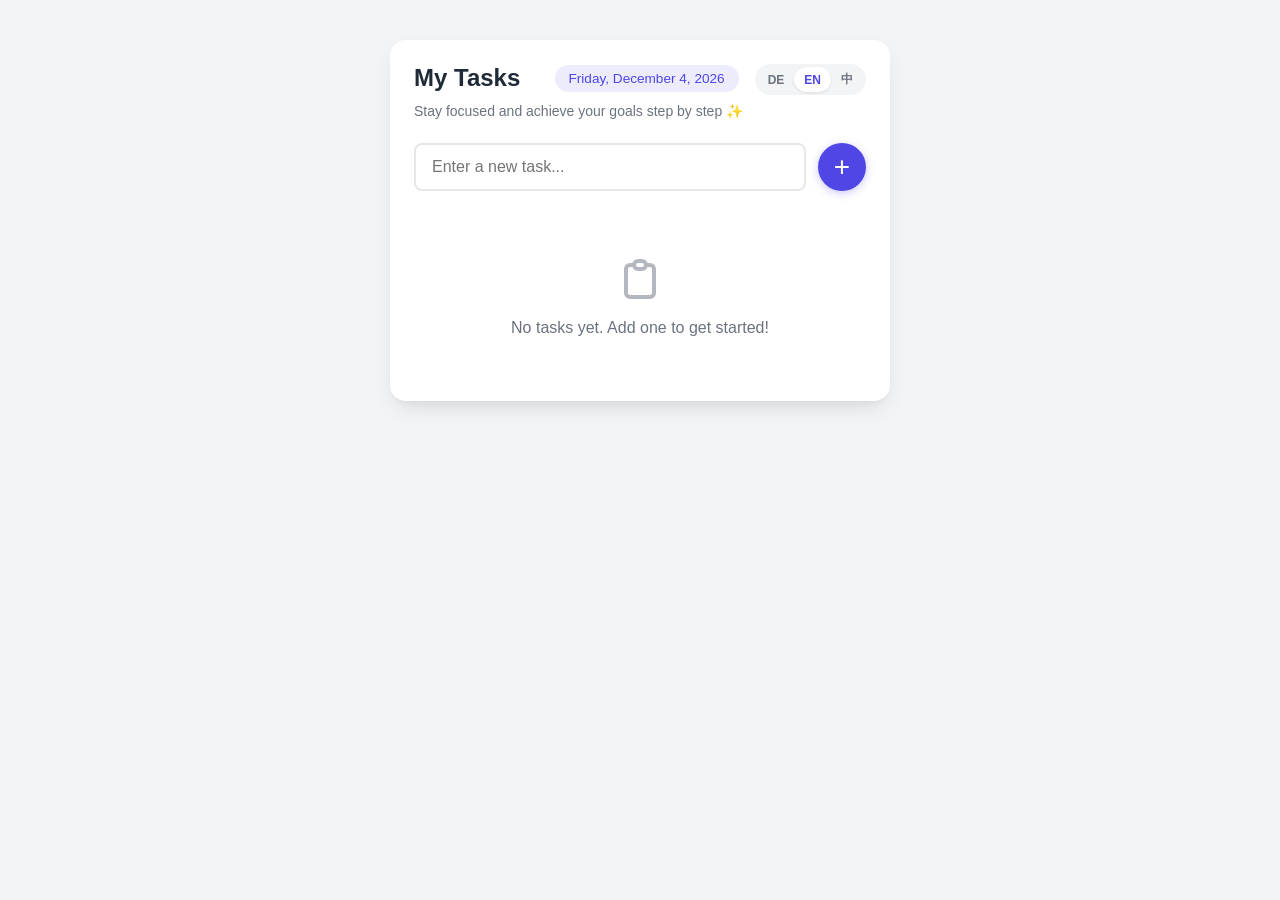
<file: index.html>
<!DOCTYPE html>
<html lang="de">
<head>
    <meta charset="UTF-8">
    <meta name="viewport" content="width=device-width, initial-scale=1.0">
    <!-- 【新增】禁止缓存，确保每次加载最新代码, 以后要删除-->
    <meta http-equiv="Cache-Control" content="no-cache, no-store, must-revalidate">
    <meta http-equiv="Pragma" content="no-cache">
    <meta http-equiv="Expires" content="0">

    <meta name="mobile-web-app-capable" content="yes">
    <meta name="apple-mobile-web-app-capable" content="yes">
    <title data-i18n="pageTitle">Meine To-Do-Liste</title>
    <link rel="stylesheet" href="src/style.css">
</head>
<body>

    <div class="app-container">
        <div class="header">
            <div class="header-top-row">
                <div class="header-title-row">
                    <h1 data-i18n="title">Meine Aufgaben</h1>
                    <span id="currentDate" class="date-badge">Lade Datum...</span>
                </div>
                <div class="lang-switcher">
                    <button class="lang-btn active" data-lang="de">DE</button>
                    <button class="lang-btn" data-lang="en">EN</button>
                    <button class="lang-btn" data-lang="zh">中</button>
                </div>
            </div>
            <p data-i18n="subtitle">Bleib konzentriert und erreiche deine Ziele Schritt für Schritt ✨</p>
        </div>

        <div class="input-group">
            <input type="text" id="todoInput" data-i18n-attr="placeholder" data-i18n="inputPlaceholder" placeholder="Neue Aufgabe eingeben..." autocomplete="off">
            <button id="addBtn" data-i18n-attr="title" title="Hinzufügen">+</button>
        </div>

        <ul id="todoList">
            <li class="empty-state" id="emptyState">
                <svg xmlns="http://www.w3.org/2000/svg" fill="none" viewBox="0 0 24 24" stroke="currentColor">
                    <path stroke-linecap="round" stroke-linejoin="round" stroke-width="2" d="M9 5H7a2 2 0 00-2 2v12a2 2 0 002 2h10a2 2 0 002-2V7a2 2 0 00-2-2h-2M9 5a2 2 0 002 2h2a2 2 0 002-2M9 5a2 2 0 012-2h2a2 2 0 012 2" />
                </svg>
                <div data-i18n="emptyState">Noch keine Aufgaben. Füge eine hinzu, um zu beginnen!</div>
            </li>
        </ul>

        <div class="footer-controls" id="footerControls" style="display: none;">
            <div class="filters">
                <button class="filter-btn active" data-filter="all" data-i18n="filterAll">Alle</button>
                <button class="filter-btn" data-filter="active" data-i18n="filterActive">Aktiv</button>
                <button class="filter-btn" data-filter="completed" data-i18n="filterCompleted">Erledigt</button>
            </div>
            <div class="footer-actions">
                <span id="items-left">0 Aufgaben übrig</span>
                <button id="clearCompletedBtn" class="clear-btn" data-i18n="clearCompleted">Erledigte löschen</button>
            </div>
        </div>
    </div>

    <script src="src/script.js"></script>
    <script>
        if ('serviceWorker' in navigator) {
            window.addEventListener('load', () => {
            navigator.serviceWorker.register('./sw.js')
                .then(reg => console.log('Service Worker 注册成功！'))
                .catch(err => console.log('注册失败：', err));
            });
        }
    </script>
    
</body>
</html>
</file>
<file: src/style.css>
/* 基础重置与全局变量 */
:root {
    --primary: #4f46e5;
    --primary-hover: #4338ca;
    --bg: #f3f4f6;
    --card-bg: #ffffff;
    --text-main: #1f2937;
    --text-sub: #6b7280;
    --danger: #ef4444;
    --border: #e5e7eb;
}

* {
    margin: 0;
    padding: 0;
    box-sizing: border-box;
    font-family: -apple-system, BlinkMacSystemFont, "Segoe UI", Roboto, Helvetica, Arial, sans-serif;
}

body {
    background-color: var(--bg);
    color: var(--text-main);
    display: flex;
    justify-content: center;
    align-items: flex-start;
    min-height: 100vh;
    padding: 40px 20px;
}

.app-container {
    background: var(--card-bg);
    width: 100%;
    max-width: 500px;
    border-radius: 16px;
    box-shadow: 0 10px 25px -5px rgba(0, 0, 0, 0.1), 0 8px 10px -6px rgba(0, 0, 0, 0.05);
    overflow: hidden;
    display: flex;
    flex-direction: column;
}

.header {
    padding: 24px 24px 0;
}

.header-top-row {
    display: flex;
    justify-content: space-between;
    align-items: flex-start;
    gap: 16px;
    margin-bottom: 8px;
}

.header-title-row {
    display: flex;
    justify-content: space-between;
    align-items: center;
    flex-wrap: wrap;
    gap: 12px;
    flex: 1;
}

.header h1 {
    font-size: 1.5rem;
    font-weight: 600;
    color: var(--text-main);
}

.header p {
    font-size: 0.875rem;
    color: var(--text-sub);
    margin-top: 4px;
}

.date-badge {
    font-size: 0.85rem;
    font-weight: 500;
    color: var(--primary);
    background-color: rgba(79, 70, 229, 0.1);
    padding: 6px 14px;
    border-radius: 20px;
    white-space: nowrap;
}

.lang-switcher {
    display: flex;
    background-color: #f3f4f6;
    border-radius: 20px;
    padding: 3px;
    flex-shrink: 0;
}

.lang-btn {
    background: none;
    border: none;
    padding: 4px 10px;
    font-size: 0.75rem;
    font-weight: 600;
    color: var(--text-sub);
    border-radius: 16px;
    cursor: pointer;
    transition: all 0.2s ease;
}

.lang-btn.active {
    background-color: var(--card-bg);
    color: var(--primary);
    box-shadow: 0 1px 3px rgba(0,0,0,0.1);
}

.input-group {
    display: flex;
    gap: 12px;
    padding: 24px;
    flex-wrap: wrap;
}

#todoInput {
    flex: 1;
    min-width: 180px;
    padding: 12px 16px;
    border: 2px solid var(--border);
    border-radius: 8px;
    font-size: 1rem;
    color: var(--text-main);
    outline: none;
    transition: all 0.2s ease;
}

#todoInput:focus {
    border-color: var(--primary);
    box-shadow: 0 0 0 3px rgba(79, 70, 229, 0.15);
}
#addBtn {
    width: 48px;
    height: 48px;
    padding: 0;
    background-color: var(--primary);
    color: white;
    border: none;
    border-radius: 50%;
    cursor: pointer;
    transition: all 0.2s ease;
    display: flex;
    align-items: center;
    justify-content: center;
    flex-shrink: 0;
    box-shadow: 0 2px 8px rgba(79, 70, 229, 0.3);
    
    /* 【修复】加号更粗更居中 */
    font-size: 32px;
    font-weight: 400; /* 改成正常粗细 */
    line-height: 1;
    font-family: Arial, sans-serif; /* 确保加号显示一致 */
}

#addBtn:hover {
    background-color: var(--primary-hover);
    transform: scale(1.05);
    box-shadow: 0 4px 12px rgba(79, 70, 229, 0.4);
}

#addBtn:active {
    transform: scale(0.95);
}

#todoList {
    list-style: none;
    max-height: 60vh;
    overflow-y: auto;
    padding: 0 24px 24px;
    flex: 1;
}

#todoList::-webkit-scrollbar { width: 6px; }
#todoList::-webkit-scrollbar-track { background: transparent; }
#todoList::-webkit-scrollbar-thumb { background: #d1d5db; border-radius: 3px; }

.task-item {
    display: flex;
    justify-content: space-between;
    align-items: center;
    padding: 14px 16px;
    background-color: #f9fafb;
    border-radius: 8px;
    margin-bottom: 10px;
    border: 1px solid transparent;
    transition: all 0.2s ease;
    animation: slideIn 0.3s ease-out;
    user-select: none;
    cursor: default;
}

.task-item:hover {
    border-color: var(--border);
    background-color: #f3f4f6;
}

.task-item.completed {
    background-color: #f0fdf4;
}
.task-item.completed .task-text {
    text-decoration: line-through;
    color: var(--text-sub);
}

.drag-handle {
    cursor: grab;
    color: #d1d5db;
    margin-right: 12px;
    font-size: 1.2rem;
    line-height: 1;
    display: flex;
    align-items: center;
    transition: color 0.2s;
    flex-shrink: 0;
}
.drag-handle:hover { color: var(--text-sub); }
.drag-handle:active { cursor: grabbing; }

.toggle-checkbox {
    width: 18px;
    height: 18px;
    margin-right: 12px;
    cursor: pointer;
    accent-color: var(--primary);
}

.task-text {
    font-size: 0.95rem;
    color: var(--text-main);
    word-break: break-word;
    flex: 1;
    cursor: pointer;
}

.edit-btn, .delete-btn {
    background: none;
    border: none;
    color: #9ca3af;
    cursor: pointer;
    padding: 4px 8px;
    border-radius: 4px;
    transition: all 0.2s ease;
    display: flex;
    align-items: center;
}

.edit-btn:hover { color: var(--primary); background-color: rgba(79, 70, 229, 0.1); }
.delete-btn:hover { color: var(--danger); background-color: rgba(239, 68, 68, 0.1); }
.edit-btn svg { width: 16px; height: 16px; }

.edit-input {
    flex: 1;
    padding: 6px 10px;
    font-size: 0.95rem;
    border: 2px solid var(--primary);
    border-radius: 6px;
    outline: none;
    margin-right: 8px;
    user-select: text;
}

.save-btn, .cancel-btn {
    background: none;
    border: none;
    cursor: pointer;
    padding: 4px 8px;
    border-radius: 4px;
    font-size: 1.1rem;
}
.save-btn { color: var(--primary); }
.cancel-btn { color: var(--text-sub); }
.cancel-btn:hover { color: var(--danger); }

.task-item.dragging {
    opacity: 0.4;
    background-color: #e0e7ff;
}
.task-item.drag-over-top { border-top: 2px solid var(--primary) !important; margin-top: -1px; }
.task-item.drag-over-bottom { border-bottom: 2px solid var(--primary) !important; margin-bottom: -1px; }

.empty-state {
    text-align: center;
    padding: 40px 20px;
    color: var(--text-sub);
}
.empty-state svg { width: 48px; height: 48px; margin-bottom: 12px; opacity: 0.5; }

.footer-controls {
    padding: 16px 24px;
    background-color: #f9fafb;
    border-top: 1px solid var(--border);
    display: flex;
    flex-direction: column;
    gap: 12px;
}

.filters { display: flex; gap: 8px; justify-content: center; }
.filter-btn {
    background: none;
    border: 1px solid transparent;
    padding: 6px 12px;
    border-radius: 6px;
    font-size: 0.875rem;
    color: var(--text-sub);
    cursor: pointer;
}
.filter-btn.active { background-color: var(--primary); color: white; }

.footer-actions {
    display: flex;
    justify-content: space-between;
    align-items: center;
    font-size: 0.875rem;
    color: var(--text-sub);
}

.clear-btn {
    background: none;
    border: none;
    color: var(--text-sub);
    cursor: pointer;
    text-decoration: underline;
}
.clear-btn:hover { color: var(--danger); }

@keyframes slideIn {
    from { opacity: 0; transform: translateY(-10px); }
    to { opacity: 1; transform: translateY(0); }
}
.fade-out { animation: fadeOut 0.3s ease-out forwards; }
@keyframes fadeOut {
    to { opacity: 0; transform: translateX(20px); height: 0; padding: 0; margin: 0; border: 0; overflow: hidden; }
}
</file>
